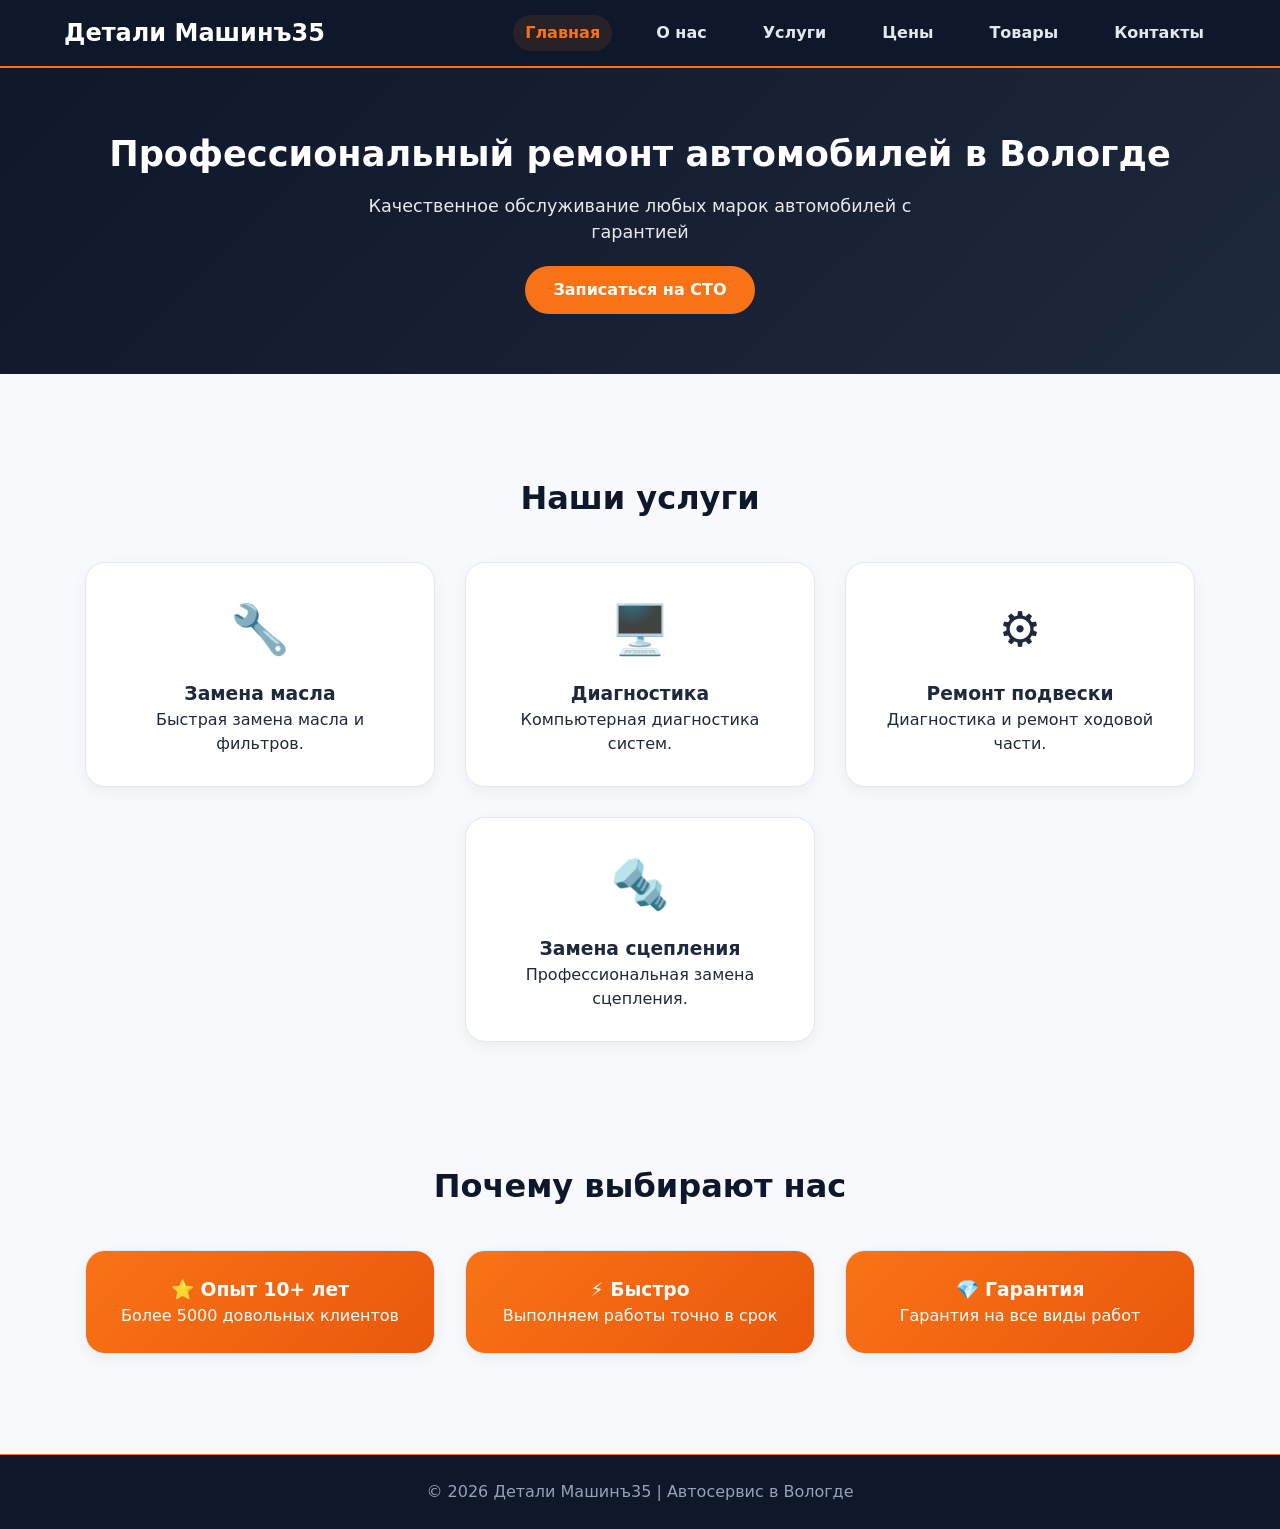
<file: index.html>
<!DOCTYPE html>
<html lang="ru">
	<head>
		<meta charset="UTF-8">
			<meta name="viewport" content="width=device-width, initial-scale=1.0">
				<title>Детали Машинъ35 - Главная</title>
				<link rel="stylesheet" href="assets/css/style.css">
</head>
	<body>

		<header>
			<div class="container header-content">
				<a href="index.html" class="logo">Детали Машинъ35</a>
				<button class="burger-btn" aria-label="Открыть меню">☰</button>
				<nav>
					<a href="index.html">Главная</a>
					<a href="about.html">О нас</a>
					<a href="services.html">Услуги</a>
					<a href="prices.html">Цены</a>
					<a href="products.html">Товары</a>
					<a href="contacts.html">Контакты</a>
				</nav>
			</div>
		</header>

		<section class="hero">
			<div class="container">
				<h2>Профессиональный ремонт автомобилей в Вологде</h2>
				<p>Качественное обслуживание любых марок автомобилей с гарантией</p>
				<a href="contacts.html" class="btn">Записаться на СТО</a>
			</div>
		</section>

		<main>
			<section id="services">
				<div class="container">
					<h2 class="section-title">Наши услуги</h2>
					<div class="cards">
						<div class="card">
							<div class="service-icon">🔧</div>
							<h3>Замена масла</h3>
							<p>Быстрая замена масла и фильтров.</p>
						</div>
						<div class="card">
							<div class="service-icon">🖥️</div>
							<h3>Диагностика</h3>
							<p>Компьютерная диагностика систем.</p>
						</div>
						<div class="card">
							<div class="service-icon">⚙️</div>
							<h3>Ремонт подвески</h3>
							<p>Диагностика и ремонт ходовой части.</p>
						</div>
						<div class="card">
							<div class="service-icon">🔩</div>
							<h3>Замена сцепления</h3>
							<p>Профессиональная замена сцепления.</p>
						</div>
					</div>
				</div>
			</section>

			<section id="advantages">
				<div class="container">
					<h2 class="section-title">Почему выбирают нас</h2>
					<div class="cards">
						<div class="card stat-card">
							<h3>⭐ Опыт 10+ лет</h3>
							<p>Более 5000 довольных клиентов</p>
						</div>
						<div class="card stat-card">
							<h3>⚡ Быстро</h3>
							<p>Выполняем работы точно в срок</p>
						</div>
						<div class="card stat-card">
							<h3>💎 Гарантия</h3>
							<p>Гарантия на все виды работ</p>
						</div>
					</div>
				</div>
			</section>
		</main>

		<footer>
			<div class="container">
				<p>&copy; 2026 Детали Машинъ35 | Автосервис в Вологде</p>
			</div>
		</footer>

		<script src="assets/js/script.js"></script>
	</body>
</html>
</file>
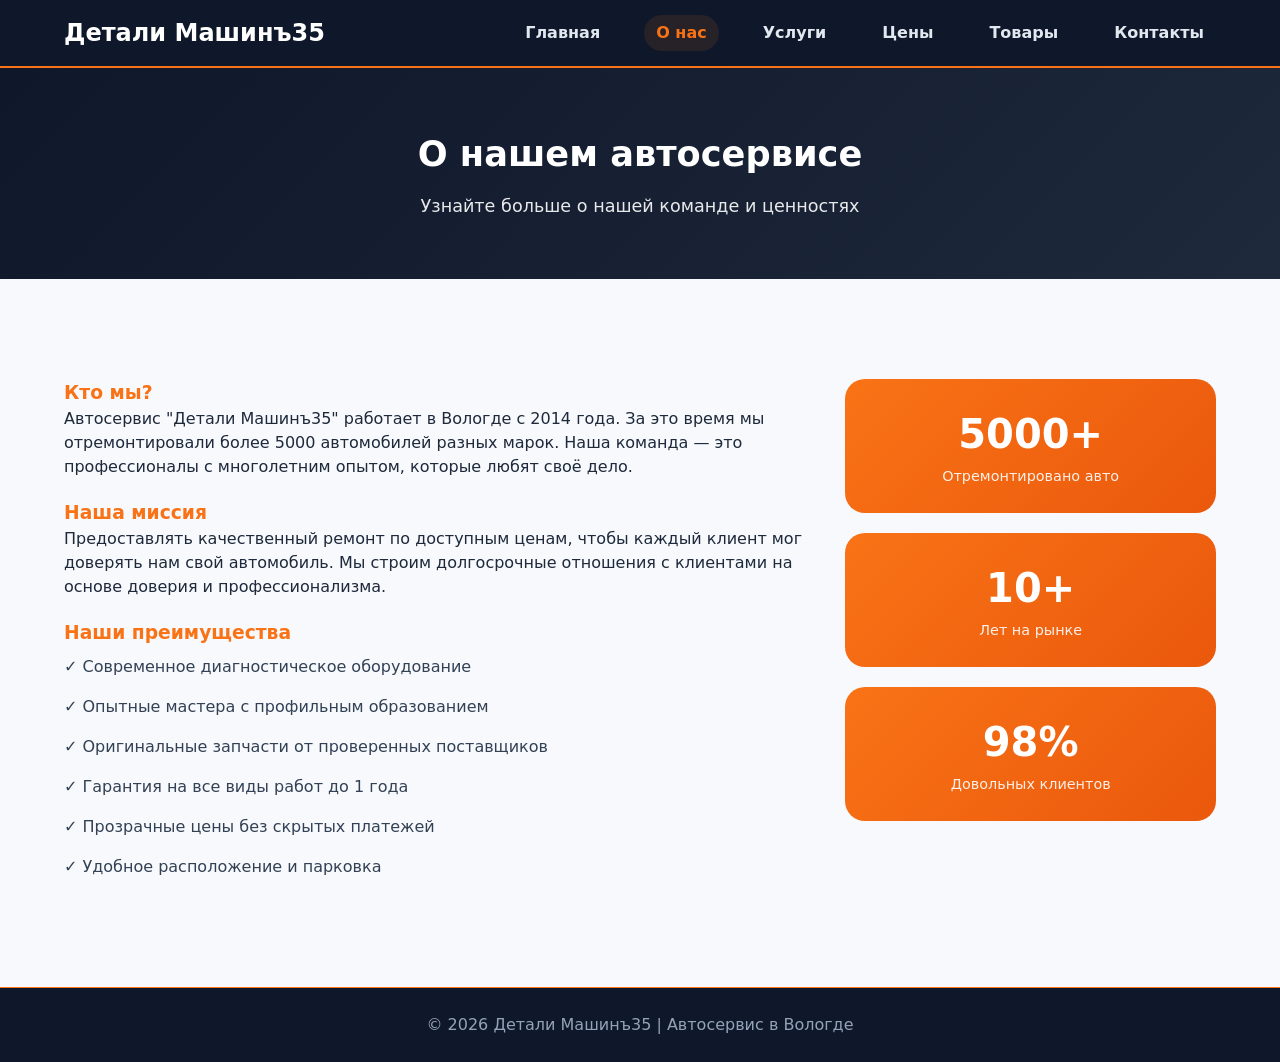
<file: about.html>
<!DOCTYPE html>
<html lang="ru">
	<head>
		<meta charset="UTF-8">
			<meta name="viewport" content="width=device-width, initial-scale=1.0">
				<title>О нас - Детали Машинъ35</title>
				<link rel="stylesheet" href="assets/css/style.css">
</head>
	<body>

		<header>
			<div class="container header-content">
				<a href="index.html" class="logo">Детали Машинъ35</a>
				<button class="burger-btn" aria-label="Открыть меню">☰</button>
				<nav>
					<a href="index.html">Главная</a>
					<a href="about.html">О нас</a>
					<a href="services.html">Услуги</a>
					<a href="prices.html">Цены</a>
					<a href="products.html">Товары</a>
					<a href="contacts.html">Контакты</a>
				</nav>
			</div>
		</header>

		<section class="page-hero">
			<div class="container">
				<h2>О нашем автосервисе</h2>
				<p>Узнайте больше о нашей команде и ценностях</p>
			</div>
		</section>

		<main class="container">
			<section>
				<div class="about-grid">
					<div class="about-text">
						<h3>Кто мы?</h3>
						<p>Автосервис "Детали Машинъ35" работает в Вологде с 2014 года. За это время мы отремонтировали более 5000 автомобилей разных марок. Наша команда — это профессионалы с многолетним опытом, которые любят своё дело.</p>

						<h3>Наша миссия</h3>
						<p>Предоставлять качественный ремонт по доступным ценам, чтобы каждый клиент мог доверять нам свой автомобиль. Мы строим долгосрочные отношения с клиентами на основе доверия и профессионализма.</p>

						<h3>Наши преимущества</h3>
						<ul class="advantages-list">
							<li>✓ Современное диагностическое оборудование</li>
							<li>✓ Опытные мастера с профильным образованием</li>
							<li>✓ Оригинальные запчасти от проверенных поставщиков</li>
							<li>✓ Гарантия на все виды работ до 1 года</li>
							<li>✓ Прозрачные цены без скрытых платежей</li>
							<li>✓ Удобное расположение и парковка</li>
						</ul>
					</div>
					<div class="about-stats">
						<div class="stat-card">
							<span class="stat-number">5000+</span>
							<span class="stat-label">Отремонтировано авто</span>
						</div>
						<div class="stat-card">
							<span class="stat-number">10+</span>
							<span class="stat-label">Лет на рынке</span>
						</div>
						<div class="stat-card">
							<span class="stat-number">98%</span>
							<span class="stat-label">Довольных клиентов</span>
						</div>
					</div>
				</div>
			</section>
		</main>

		<footer>
			<div class="container">
				<p>&copy; 2026 Детали Машинъ35 | Автосервис в Вологде</p>
			</div>
		</footer>

		<script src="assets/js/script.js"></script>
	</body>
</html>
</file>
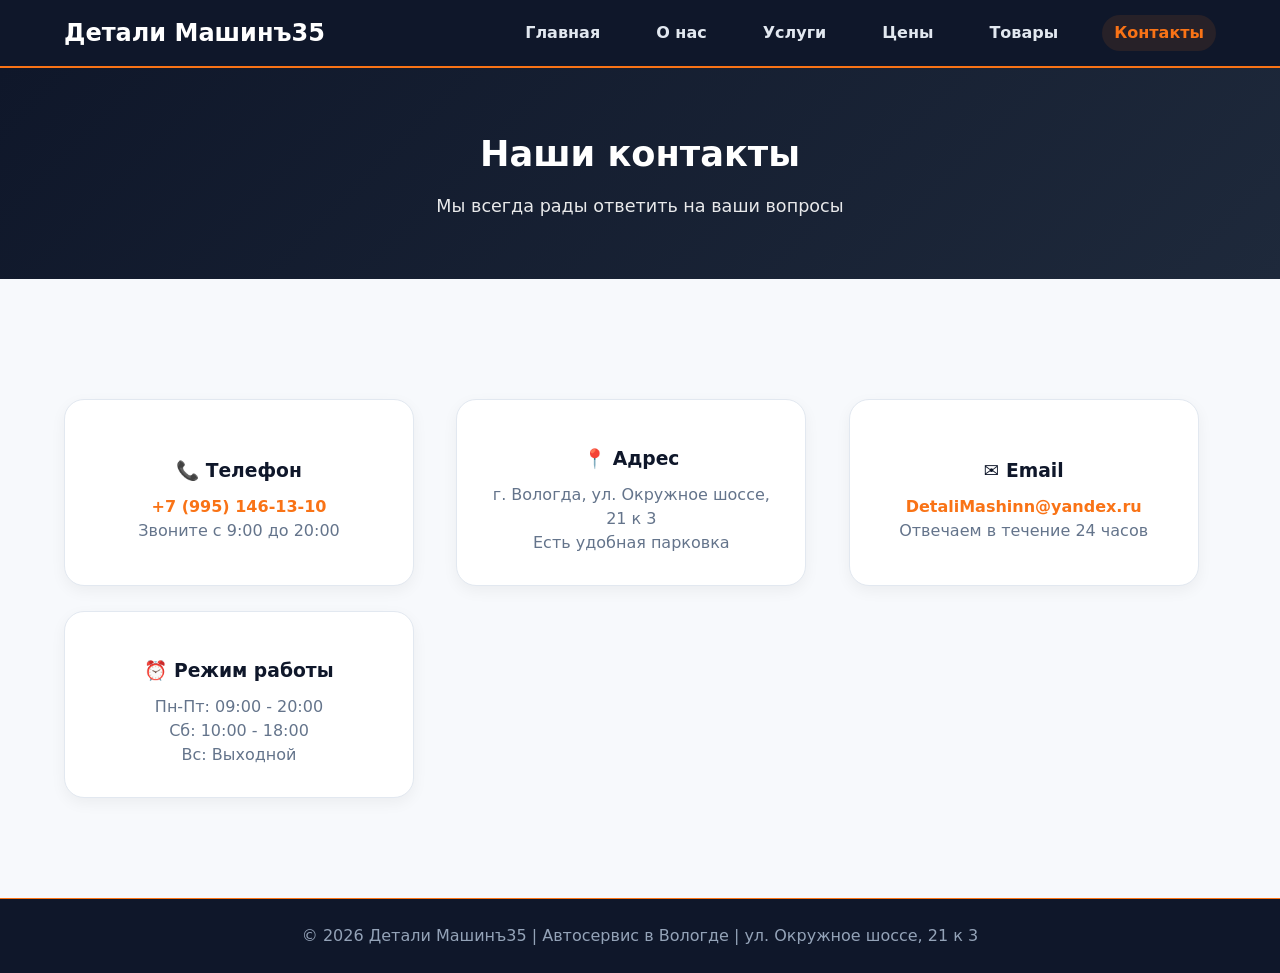
<file: contacts.html>
<!DOCTYPE html>
<html lang="ru">
	<head>
		<meta charset="UTF-8">
			<meta name="viewport" content="width=device-width, initial-scale=1.0">
				<title>Контакты - Детали Машинъ35</title>
				<link rel="stylesheet" href="assets/css/style.css">
</head>
	<body>

		<!-- Шапка -->
		<header>
			<div class="container header-content">
				<a href="index.html" class="logo">Детали Машинъ35</a>
				<button class="burger-btn" aria-label="Открыть меню">☰</button>
				<nav>
					<a href="index.html">Главная</a>
					<a href="about.html">О нас</a>
					<a href="services.html">Услуги</a>
					<a href="prices.html">Цены</a>
					<a href="products.html">Товары</a>
					<a href="contacts.html">Контакты</a>
				</nav>
			</div>
		</header>

		<!-- Заголовок страницы -->
		<section class="page-hero">
			<div class="container">
				<h2>Наши контакты</h2>
				<p>Мы всегда рады ответить на ваши вопросы</p>
			</div>
		</section>

		<!-- Основной контент -->
		<main class="container">
			<section>
				<div class="contact-grid">
					<div class="contact-item">
						<h3>📞 Телефон</h3>
						<p>
							<a href="tel:+79951461310">+7 (995) 146-13-10</a>
						</p>
						<p>Звоните с 9:00 до 20:00</p>
					</div>
					<div class="contact-item">
						<h3>📍 Адрес</h3>
						<p>г. Вологда, ул. Окружное шоссе, 21 к 3</p>
						<p>Есть удобная парковка</p>
					</div>
					<div class="contact-item">
						<h3>✉️ Email</h3>
						<p>
							<a href="mailto:DetaliMashinn@yandex.ru">DetaliMashinn@yandex.ru</a>
						</p>
						<p>Отвечаем в течение 24 часов</p>
					</div>
					<div class="contact-item">
						<h3>⏰ Режим работы</h3>
						<p>Пн-Пт: 09:00 - 20:00</p>
						<p>Сб: 10:00 - 18:00</p>
						<p>Вс: Выходной</p>
					</div>
				</div>
			</section>
		</main>

		<!-- Подвал -->
		<footer>
			<div class="container">
				<p>&copy; 2026 Детали Машинъ35 | Автосервис в Вологде | ул. Окружное шоссе, 21 к 3</p>
			</div>
		</footer>

		<script src="assets/js/script.js"></script>
	</body>
</html>
</file>
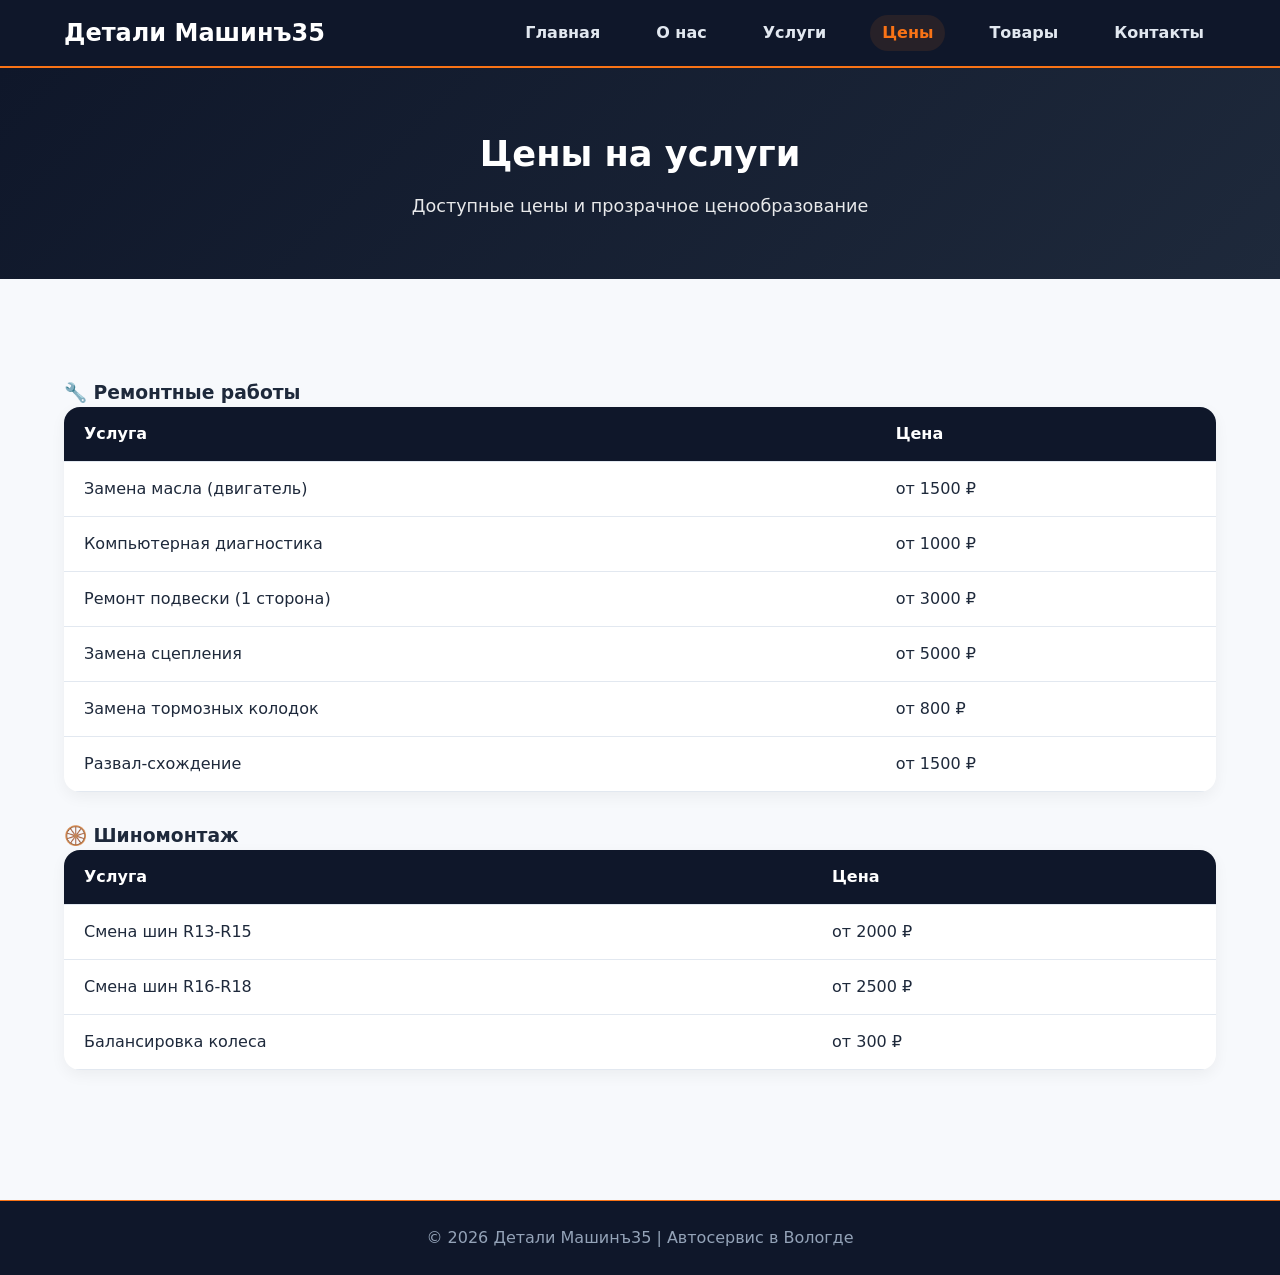
<file: prices.html>
<!DOCTYPE html>
<html lang="ru">
<head>
    <meta charset="UTF-8">
    <meta name="viewport" content="width=device-width, initial-scale=1.0">
    <title>Цены - Детали Машинъ35</title>
    <link rel="stylesheet" href="assets/css/style.css">
</head>
<body>

    <header>
        <div class="container header-content">
            <a href="index.html" class="logo">Детали Машинъ35</a>
            <button class="burger-btn" aria-label="Открыть меню">☰</button>
            <nav>
                <a href="index.html">Главная</a>
                <a href="about.html">О нас</a>
                <a href="services.html">Услуги</a>
                <a href="prices.html">Цены</a>
                <a href="products.html">Товары</a>
                <a href="contacts.html">Контакты</a>
            </nav>
        </div>
    </header>

    <section class="page-hero">
        <div class="container">
            <h2>Цены на услуги</h2>
            <p>Доступные цены и прозрачное ценообразование</p>
        </div>
    </section>

    <main class="container">
        <section>
            <h3>🔧 Ремонтные работы</h3>
            <!-- Добавлен id="repair-table-body" -->
            <table>
                <thead>
                    <tr>
                        <th>Услуга</th>
                        <th>Цена</th>
                    </tr>
                </thead>
                <tbody id="repair-table-body">
                    <tr><td colspan="2">Загрузка...</td></tr>
                </tbody>
            </table>

            <h3>🛞 Шиномонтаж</h3>
            <!-- Добавлен id="tire-table-body" -->
            <table>
                <thead>
                    <tr>
                        <th>Услуга</th>
                        <th>Цена</th>
                    </tr>
                </thead>
                <tbody id="tire-table-body">
                    <tr><td colspan="2">Загрузка...</td></tr>
                </tbody>
            </table>
        </section>
    </main>

    <footer>
        <div class="container">
            <p>&copy; 2026 Детали Машинъ35 | Автосервис в Вологде</p>
        </div>
    </footer>

    <script src="assets/js/script.js"></script>
</body>
</html>
</file>
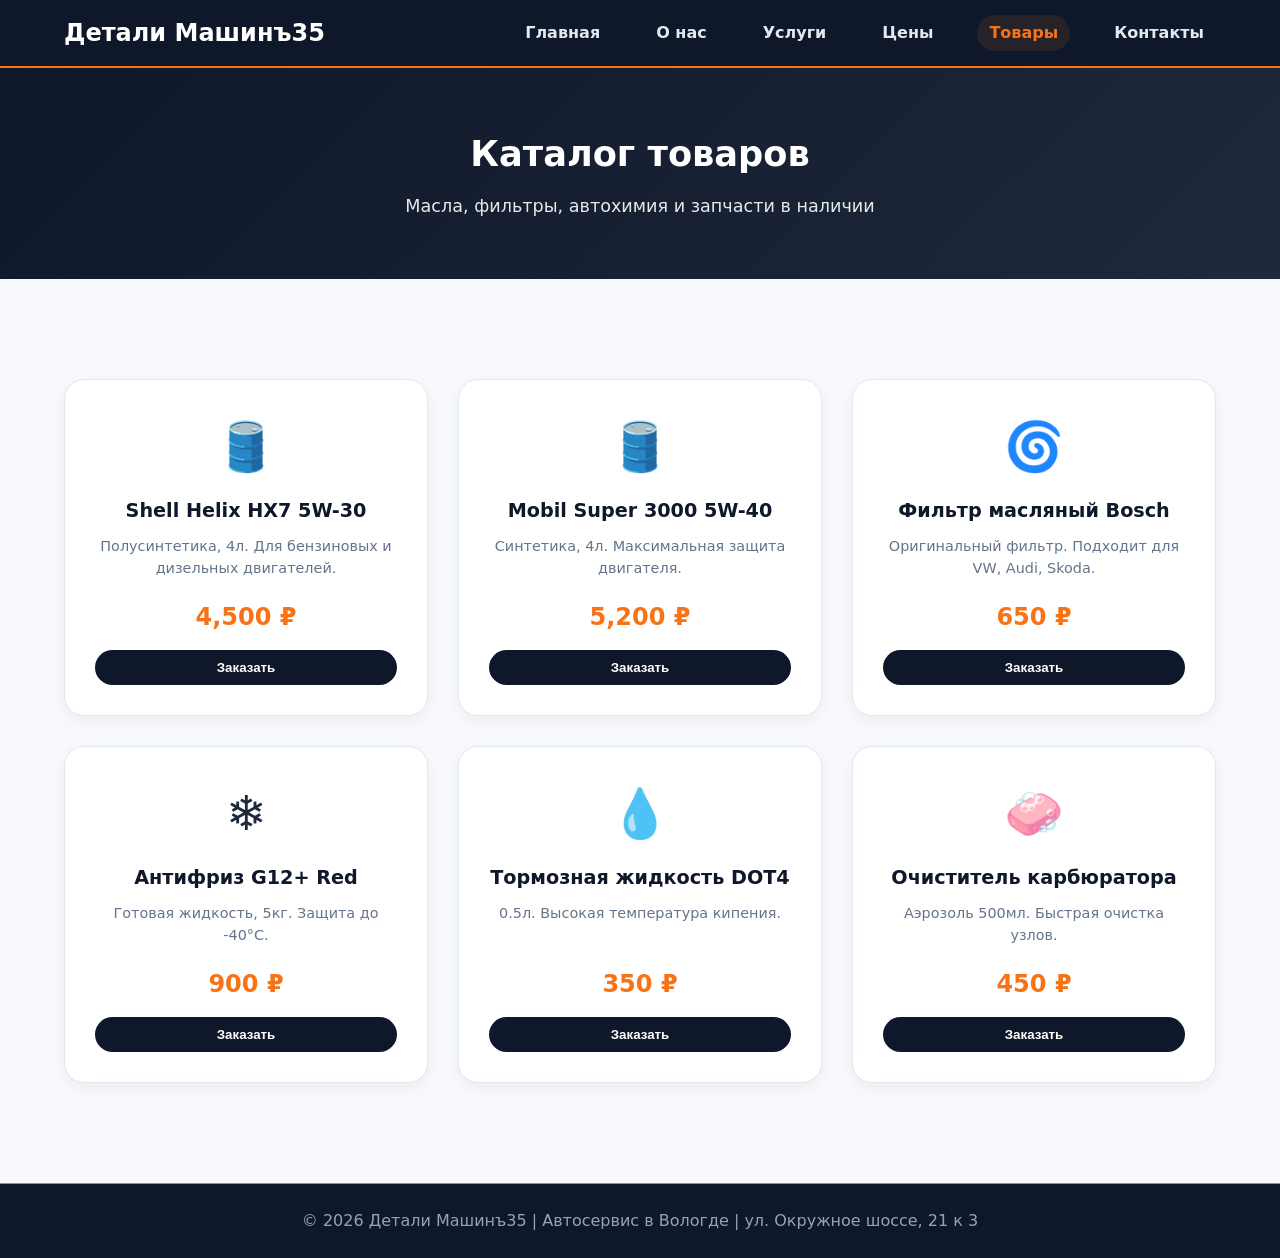
<file: products.html>
<!DOCTYPE html>
<html lang="ru">
<head>
    <meta charset="UTF-8">
    <meta name="viewport" content="width=device-width, initial-scale=1.0">
    <title>Каталог товаров - Детали Машинъ35</title>
    <link rel="stylesheet" href="assets/css/style.css">
</head>
<body>

    <header>
        <div class="container header-content">
            <a href="index.html" class="logo">Детали Машинъ35</a>
            <button class="burger-btn" aria-label="Открыть меню">☰</button>
            <nav>
                <a href="index.html">Главная</a>
                <a href="about.html">О нас</a>
                <a href="services.html">Услуги</a>
                <a href="prices.html">Цены</a>
                <a href="products.html">Товары</a>
                <a href="contacts.html">Контакты</a>
            </nav>
        </div>
    </header>

    <section class="page-hero">
        <div class="container">
            <h2>Каталог товаров</h2>
            <p>Масла, фильтры, автохимия и запчасти в наличии</p>
        </div>
    </section>

    <main class="container">
        <section>
            <!-- Контейнер для загрузки товаров из JSON -->
            <div id="products-container" class="products-grid">
                <p style="text-align:center; width:100%;">Загрузка товаров...</p>
            </div>
        </section>
    </main>

    <footer>
        <div class="container">
            <p>&copy; 2026 Детали Машинъ35 | Автосервис в Вологде | ул. Окружное шоссе, 21 к 3</p>
        </div>
    </footer>

    <script src="assets/js/script.js"></script>
</body>
</html>
</file>
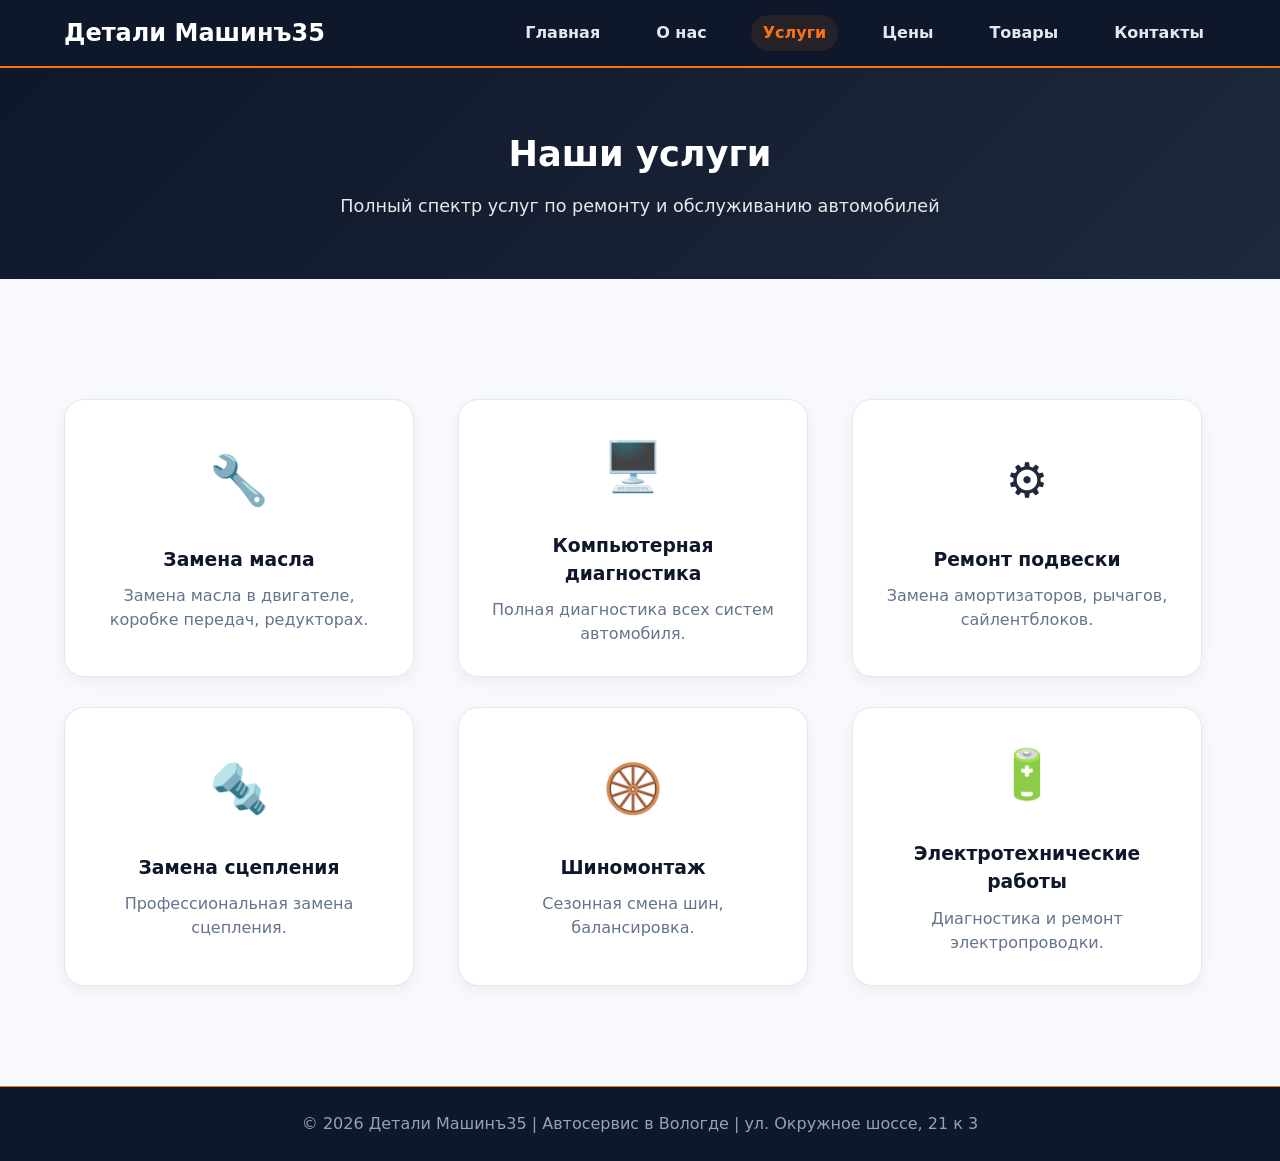
<file: services.html>
<!DOCTYPE html>
<html lang="ru">
	<head>
		<meta charset="UTF-8">
			<meta name="viewport" content="width=device-width, initial-scale=1.0">
				<title>Услуги - Детали Машинъ35</title>
				<link rel="stylesheet" href="assets/css/style.css">
</head>
	<body>

		<header>
			<div class="container header-content">
				<a href="index.html" class="logo">Детали Машинъ35</a>
				<button class="burger-btn" aria-label="Открыть меню">☰</button>
				<nav>
					<a href="index.html">Главная</a>
					<a href="about.html">О нас</a>
					<a href="services.html">Услуги</a>
					<a href="prices.html">Цены</a>
					<a href="products.html">Товары</a>
					<a href="contacts.html">Контакты</a>
				</nav>
			</div>
		</header>

		<section class="page-hero">
			<div class="container">
				<h2>Наши услуги</h2>
				<p>Полный спектр услуг по ремонту и обслуживанию автомобилей</p>
			</div>
		</section>

		<main class="container">
			<section>
				<!-- Контейнер для загрузки услуг из JSON -->
				<div id="services-container" class="services-grid">
					<p style="text-align:center; width:100%;">Загрузка услуг...</p>
				</div>
			</section>
		</main>

		<footer>
			<div class="container">
				<p>&copy; 2026 Детали Машинъ35 | Автосервис в Вологде | ул. Окружное шоссе, 21 к 3</p>
			</div>
		</footer>

		<script src="assets/js/script.js"></script>
	</body>
</html>
</file>
<file: assets/css/style.css>
/* ===== СБРОС И БАЗОВЫЕ СТИЛИ ===== */
*, *::before, *::after {
    margin: 0;
    padding: 0;
    box-sizing: border-box;
}

body {
    font-family: 'Inter', system-ui, -apple-system, 'Segoe UI', Roboto, 'Helvetica Neue', sans-serif;
    background: #f7f9fc;
    color: #1e293b;
    line-height: 1.5;
    scroll-behavior: smooth;
    display: flex;
    flex-direction: column;
    min-height: 100vh;
}

.container {
    width: 90%;
    max-width: 1200px;
    margin: auto;
}

/* ===== ШАПКА ===== */
header {
    background: #0f172a;
    color: white;
    padding: 15px 0;
    position: sticky;
    top: 0;
    z-index: 100;
    border-bottom: 2px solid #f97316;
}

.header-content {
    display: flex;
    justify-content: space-between;
    align-items: center;
    position: relative;
}

.logo {
    font-size: 1.5rem;
    font-weight: 700;
    color: white;
    text-decoration: none;
}

nav {
    display: flex;
    gap: 2rem;
}

nav a {
    color: #e2e8f0;
    text-decoration: none;
    font-weight: 600;
    font-size: 1rem;
    transition: all 0.2s ease;
    padding: 6px 12px;
    border-radius: 30px;
}

nav a:hover, nav a.nav-active {
    color: #f97316;
    background: rgba(249, 115, 22, 0.1);
}

/* ===== БУРГЕР-МЕНЮ ===== */
.burger-btn {
    display: none;
    background: none;
    border: none;
    color: #fff;
    font-size: 1.8rem;
    cursor: pointer;
    z-index: 102;
}

@media (max-width: 768px) {
    .burger-btn {
        display: block;
    }

    nav {
        display: none;
        flex-direction: column;
        position: absolute;
        top: 100%;
        left: 0;
        right: 0;
        background: #0f172a;
        padding: 20px;
        border-bottom: 2px solid #f97316;
        z-index: 101;
        gap: 1rem;
    }

    nav.mobile-visible {
        display: flex;
    }
    
    nav a {
        text-align: center;
        padding: 10px;
        border-bottom: 1px solid rgba(255,255,255,0.1);
    }
}

/* ===== HERO БЛОКИ ===== */
.hero, .page-hero {
    background: linear-gradient(135deg, #0f172a 0%, #1e293b 100%);
    color: white;
    text-align: center;
    padding: 60px 20px;
}

.hero h2, .page-hero h2 {
    font-size: 2.2rem;
    font-weight: 700;
    margin-bottom: 12px;
    color: white;
}

.hero p, .page-hero p {
    font-size: 1.1rem;
    opacity: 0.9;
    max-width: 600px;
    margin: 0 auto;
}

/* ===== КНОПКИ ===== */
.btn {
    display: inline-block;
    margin-top: 20px;
    padding: 12px 28px;
    background: #f97316;
    color: white;
    text-decoration: none;
    border-radius: 40px;
    font-weight: 600;
    transition: all 0.2s ease;
    border: none;
    cursor: pointer;
    font-size: 1rem;
}

.btn:hover {
    background: #ea580c;
    transform: translateY(-2px);
    box-shadow: 0 4px 12px rgba(249, 115, 22, 0.3);
}

/* ===== ОСНОВНЫЕ СЕКЦИИ ===== */
main {
    flex: 1;
    padding: 40px 0;
}

section {
    padding: 60px 0;
}

h2.section-title {
    text-align: center;
    font-size: 2rem;
    font-weight: 700;
    margin-bottom: 40px;
    color: #0f172a;
}

/* ===== КАРТОЧКИ (Общие) ===== */
.cards {
    display: flex;
    flex-wrap: wrap;
    justify-content: center;
    gap: 30px;
}

.card, .service-item, .contact-item {
    background: white;
    padding: 30px;
    border-radius: 20px;
    text-align: center;
    transition: all 0.3s ease;
    box-shadow: 0 5px 15px rgba(0, 0, 0, 0.05);
    border: 1px solid #e2e8f0;
    flex: 1 1 300px;
    max-width: 350px;
}

.card:hover, .service-item:hover, .contact-item:hover {
    transform: translateY(-5px);
    box-shadow: 0 15px 30px rgba(0, 0, 0, 0.1);
}

/* ===== ТАБЛИЦЫ ===== */
table {
    width: 100%;
    border-collapse: collapse;
    background: white;
    border-radius: 16px;
    overflow: hidden;
    box-shadow: 0 5px 15px rgba(0, 0, 0, 0.05);
    margin-bottom: 30px;
}

th, td {
    padding: 15px 20px;
    text-align: left;
    border-bottom: 1px solid #e2e8f0;
}

th {
    background: #0f172a;
    color: white;
    font-weight: 600;
}

tr:hover td {
    background-color: #fef3c7;
}

/* ===== ФУТЕР ===== */
footer {
    background: #0f172a;
    color: #94a3b8;
    text-align: center;
    padding: 25px 20px;
    margin-top: auto;
    border-top: 1px solid #f97316;
}

/* ========================================= */
/* ===== СТИЛИ ДЛЯ СТРАНИЦЫ "О НАС" ===== */
/* ========================================= */

.about-grid {
    display: flex;
    flex-wrap: wrap;
    gap: 40px;
    align-items: start;
}

.about-text {
    flex: 2;
}

.about-text h3 {
    margin-top: 20px;
    color: #f97316;
}

.about-text h3:first-child {
    margin-top: 0;
}

.advantages-list {
    list-style: none;
    padding: 0;
}

.advantages-list li {
    padding: 8px 0;
    font-size: 1rem;
    color: #334155;
}

.about-stats {
    flex: 1;
    display: flex;
    flex-direction: column;
    gap: 20px;
}

.stat-card {
    background: linear-gradient(135deg, #f97316, #ea580c);
    color: white;
    padding: 25px;
    border-radius: 20px;
    text-align: center;
}

.stat-number {
    font-size: 2.5rem;
    font-weight: 800;
    display: block;
}

.stat-label {
    font-size: 0.9rem;
    opacity: 0.9;
}

/* ========================================= */
/* ===== СТИЛИ ДЛЯ КАТАЛОГА ТОВАРОВ ===== */
/* ========================================= */

.products-grid {
    display: grid;
    grid-template-columns: repeat(auto-fit, minmax(280px, 1fr));
    gap: 30px;
}

.product-card {
    background: white;
    padding: 30px;
    border-radius: 20px;
    text-align: center;
    transition: all 0.3s ease;
    box-shadow: 0 5px 15px rgba(0, 0, 0, 0.05);
    border: 1px solid #e2e8f0;
    display: flex;
    flex-direction: column;
    justify-content: space-between;
}

.product-card:hover {
    transform: translateY(-5px);
    box-shadow: 0 15px 30px rgba(0, 0, 0, 0.1);
}

.product-icon {
    font-size: 3rem;
    margin-bottom: 15px;
}

.product-card h3 {
    font-size: 1.2rem;
    margin-bottom: 10px;
    color: #0f172a;
}

.product-desc {
    color: #64748b;
    font-size: 0.9rem;
    margin-bottom: 20px;
    flex-grow: 1;
}

.product-price {
    font-size: 1.5rem;
    font-weight: 700;
    color: #f97316;
    margin-bottom: 15px;
}

.btn-sm {
    background: #0f172a;
    color: white;
    border: none;
    padding: 10px 20px;
    border-radius: 20px;
    cursor: pointer;
    transition: background 0.2s;
    font-weight: 600;
    width: 100%;
}

.btn-sm:hover {
    background: #f97316;
}

/* ========================================= */
/* ===== СТИЛИ ДЛЯ УСЛУГ И КОНТАКТОВ (СЕТКА) ===== */
/* ========================================= */

/* Сетка для страницы услуг */
.services-grid {
    display: grid;
    grid-template-columns: repeat(auto-fit, minmax(300px, 1fr));
    gap: 30px;
    margin-top: 20px;
}

/* Сетка для страницы контактов */
.contact-grid {
    display: grid;
    grid-template-columns: repeat(auto-fit, minmax(280px, 1fr));
    gap: 25px;
    margin-top: 20px;
}

/* Стилизация элементов внутри сеток */
.service-item, .contact-item {
    background: white;
    padding: 30px;
    border-radius: 20px;
    text-align: center;
    transition: all 0.3s ease;
    box-shadow: 0 5px 15px rgba(0, 0, 0, 0.05);
    border: 1px solid #e2e8f0;
    display: flex;
    flex-direction: column;
    justify-content: center;
}

.service-item:hover, .contact-item:hover {
    transform: translateY(-5px);
    box-shadow: 0 15px 30px rgba(0, 0, 0, 0.1);
}

.service-icon {
    font-size: 3rem;
    margin-bottom: 15px;
    display: block;
}

.service-item h3, .contact-item h3 {
    margin: 15px 0 10px;
    color: #0f172a;
}

.service-item p, .contact-item p {
    color: #64748b;
    line-height: 1.5;
}

.contact-item a {
    color: #f97316;
    text-decoration: none;
    font-weight: 600;
}

.contact-item a:hover {
    text-decoration: underline;
}

/* ===== Анимации появления ===== */
.card, .service-item, .contact-item, .stat-card, .hero, .page-hero, .product-card, .product-wrapper {
    opacity: 0;
    transform: translateY(25px);
    transition: opacity 0.6s ease, transform 0.6s ease;
}

.visible {
    opacity: 1 !important;
    transform: translateY(0) !important;
}

/* Адаптив для таблиц на мобильных */
@media (max-width: 480px) {
    table, thead, tbody, th, td, tr { display: block; }
    thead { display: none; }
    tr {
        margin-bottom: 15px;
        border: 1px solid #e2e8f0;
        border-radius: 16px;
        padding: 10px;
        background: white;
    }
    td {
        display: flex;
        justify-content: space-between;
        align-items: center;
        border-bottom: 1px solid #f1f5f9;
        text-align: right;
        padding: 8px 12px;
    }
    td:last-child { border-bottom: none; }
    td::before {
        content: attr(data-label);
        font-weight: 700;
        text-align: left;
        color: #0f172a;
    }
}
</file>
